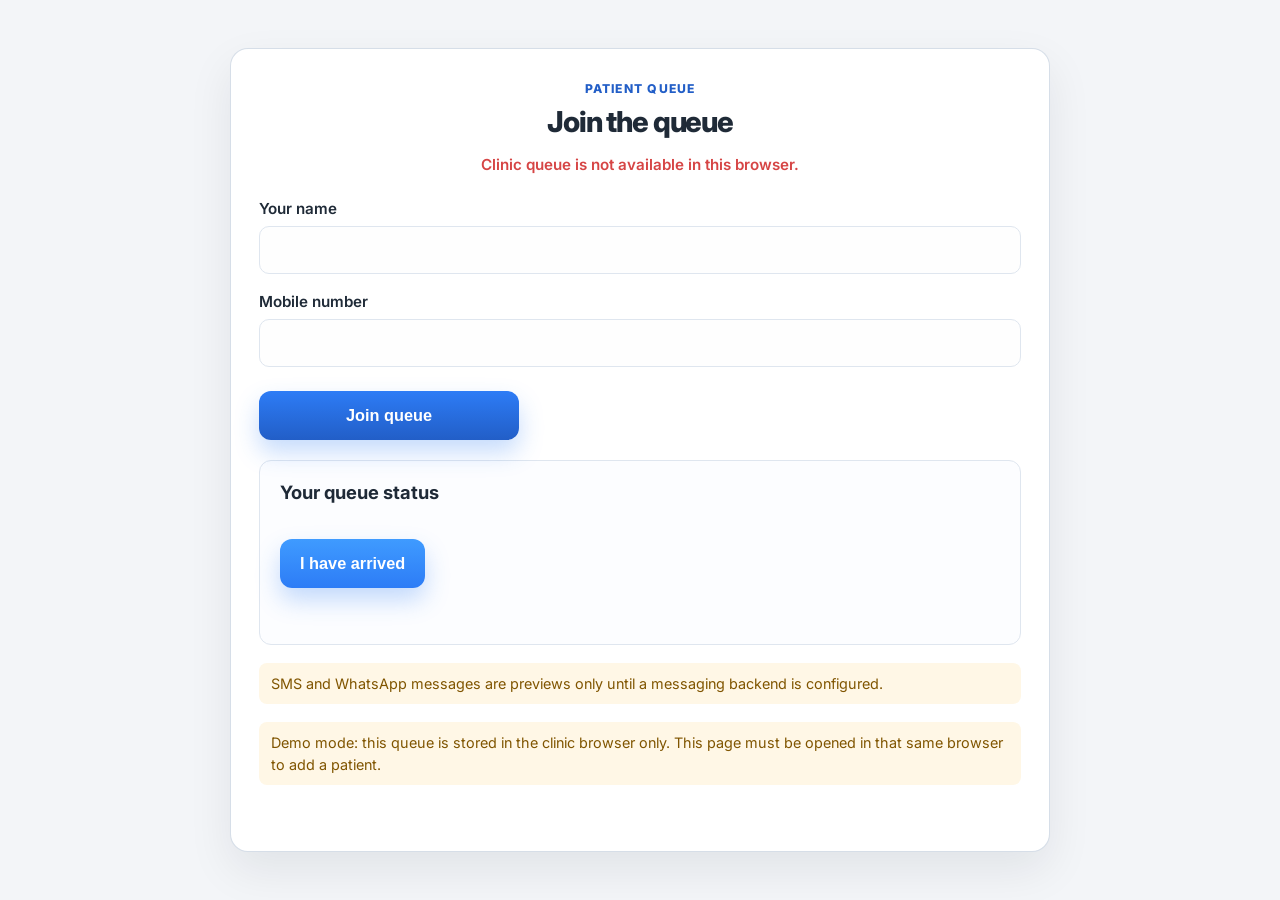
<file: patient.html>
<!DOCTYPE html>
<html lang="en">
  <head>
    <meta charset="UTF-8" />
    <meta name="viewport" content="width=device-width, initial-scale=1.0" />
    <title>Join the Queue | Clinic Queue</title>
    <link rel="preconnect" href="https://fonts.googleapis.com" />
    <link rel="preconnect" href="https://fonts.gstatic.com" crossorigin />
    <link href="https://fonts.googleapis.com/css2?family=Inter:wght@400;500;600;700;800&display=swap" rel="stylesheet" />
    <link rel="stylesheet" href="style.css" />
  </head>
  <body>
    <main class="page-shell">
      <section class="queue-card patient-join-card" aria-labelledby="patient-page-title">
        <header class="card-header">
          <p class="eyebrow">PATIENT QUEUE</p>
          <h1 id="patient-page-title">Join the queue</h1>
          <p id="patientClinicName" class="patient-clinic-name"></p>
          <p id="patientQueueStatus" class="status-text" aria-live="polite"></p>
        </header>

        <form id="patientJoinForm" class="patient-join-form">
          <label class="field">
            <span>Your name</span>
            <input type="text" id="patientName" name="patientName" autocomplete="name" maxlength="80" required />
          </label>
          <label class="field">
            <span>Mobile number</span>
            <input type="tel" id="patientMobile" name="patientMobile" autocomplete="tel" inputmode="tel" maxlength="20" required />
          </label>
          <button type="submit" id="joinQueueBtn" class="submit-btn">Join queue</button>
        </form>

        <section id="patientJoinConfirmation" class="patient-join-confirmation hidden" aria-live="polite"></section>
        <section id="patientQueueTracking" class="patient-queue-tracking hidden" aria-live="polite">
          <h2>Your queue status</h2>
          <p id="patientTokenStatus"></p>
          <p id="currentServingPatient"></p>
          <p id="patientWaitEstimate"></p>
          <button type="button" id="patientArrivedBtn" class="secondary-btn">I have arrived</button>
          <p id="patientReminder" class="patient-reminder hidden"></p>
          <div id="patientMessagePreviews" class="patient-message-previews hidden">
            <p><strong>SMS message preview:</strong> <span id="patientSmsPreview"></span></p>
            <p><strong>WhatsApp message preview:</strong> <span id="patientWhatsappPreview"></span></p>
            <p class="patient-delivery-notice">These are previews only; this demo does not send SMS or WhatsApp messages.</p>
          </div>
          <p id="patientTrackingMessage" class="status-text" aria-live="polite"></p>
        </section>
        <p class="demo-sharing-notice">SMS and WhatsApp messages are previews only until a messaging backend is configured.</p>
        <p class="demo-sharing-notice">Demo mode: this queue is stored in the clinic browser only. This page must be opened in that same browser to add a patient.</p>
        <p id="patientJoinMessage" class="status-text" aria-live="polite"></p>
      </section>
    </main>

    <script src="patient.js"></script>
  </body>
</html>
</file>
<file: style.css>
:root {
  --bg: #f3f5f8;
  --card: #fff;
  --border: #dfe6ef;
  --text: #1f2a37;
  --muted: #6a7280;
  --primary: #2d7cf6;
  --primary-dark: #225ec7;
  --shadow: rgba(17, 24, 39, 0.08);
  --danger: #d64545;
}

* {
  box-sizing: border-box;
}

html, body {
  margin: 0;
  min-height: 100%;
  font-family: "Inter", sans-serif;
  background: var(--bg);
  color: var(--text);
}

body {
  min-height: 100vh;
  display: grid;
  place-items: center;
  padding: 24px;
}

.top-nav {
  width: min(100%, 820px);
  display: flex;
  justify-content: center;
  gap: 14px;
  margin: 0 auto 18px;
}

.nav-link {
  text-decoration: none;
  background: #edf3ff;
  color: var(--primary-dark);
  border: 1px solid rgba(45, 124, 246, 0.18);
  border-radius: 999px;
  padding: 10px 18px;
  font-weight: 600;
  transition: all 0.2s ease;
}

.nav-link.active,
.nav-link:hover {
  background: var(--primary);
  color: white;
  box-shadow: 0 8px 18px rgba(45, 124, 246, 0.22);
}

.page-shell {
  width: 100%;
  display: flex;
  justify-content: center;
}

.queue-card {
  width: min(100%, 820px);
  background: var(--card);
  border: 1px solid rgba(210, 219, 230, 0.9);
  border-radius: 18px;
  box-shadow: 0 18px 45px var(--shadow);
  padding: 32px 28px 26px;
}

.card-header {
  margin-bottom: 20px;
}

.card-header h1 {
  margin: 0;
  text-align: center;
  font-size: clamp(1.8rem, 2vw, 2.4rem);
  font-weight: 800;
  letter-spacing: -0.04em;
  color: var(--text);
}

#clinicQueueForm {
  display: flex;
  flex-direction: column;
  gap: 18px;
}

.field-grid {
  display: grid;
  gap: 18px;
}

.two-col {
  grid-template-columns: repeat(2, minmax(0, 1fr));
}

.three-col {
  grid-template-columns: repeat(3, minmax(0, 1fr));
}

.field {
  display: flex;
  flex-direction: column;
  gap: 8px;
}

.field span {
  font-size: 0.95rem;
  font-weight: 600;
  color: var(--text);
}

.field em {
  color: var(--danger);
  font-style: normal;
}

.field input,
.field select {
  width: 100%;
  border: 1px solid var(--border);
  border-radius: 10px;
  background: #fefefe;
  color: var(--text);
  padding: 14px 14px;
  font-size: 0.98rem;
  transition: border-color 0.2s ease, box-shadow 0.2s ease;
}

.field input::placeholder {
  color: #98a2b3;
}

.field input:focus,
.field select:focus {
  outline: none;
  border-color: rgba(45, 124, 246, 0.8);
  box-shadow: 0 0 0 4px rgba(45, 124, 246, 0.12);
}

.toggle-group {
  margin-top: 2px;
}

.checkbox-row {
  display: inline-flex;
  align-items: center;
  gap: 10px;
  font-size: 0.98rem;
  font-weight: 500;
  color: var(--text);
  cursor: pointer;
}

.checkbox-row input[type="checkbox"] {
  width: 16px;
  height: 16px;
  accent-color: var(--primary);
  margin: 0;
}

.terms-row {
  margin-top: 2px;
}

.reception-fields {
  display: grid;
  gap: 18px;
}

.hidden {
  display: none;
}

.secondary-btn,
.submit-btn {
  align-self: center;
  width: min(100%, 260px);
  border: none;
  border-radius: 12px;
  background: linear-gradient(180deg, var(--primary), var(--primary-dark));
  color: white;
  font-size: 1.02rem;
  font-weight: 700;
  padding: 15px 18px;
  margin-top: 6px;
  cursor: pointer;
  box-shadow: 0 12px 24px rgba(45, 124, 246, 0.28);
  transition: transform 0.2s ease, box-shadow 0.2s ease;
}

.secondary-btn {
  width: auto;
  padding-inline: 20px;
  background: linear-gradient(180deg, #3f9bff, #2d7cf6);
}

.secondary-btn:hover,
.submit-btn:hover {
  transform: translateY(-1px);
  box-shadow: 0 16px 26px rgba(45, 124, 246, 0.32);
}

.secondary-btn:active,
.submit-btn:active {
  transform: translateY(0);
}

.login-panel {
  display: flex;
  flex-direction: column;
  gap: 18px;
}

.status-text {
  min-height: 24px;
  font-size: 0.95rem;
  font-weight: 600;
  color: var(--primary-dark);
}

.status-text.error {
  color: var(--danger);
}

.status-text.success {
  color: #167a46;
}

.saved-info {
  background: #f5f9ff;
  border: 1px solid rgba(45, 124, 246, 0.15);
  border-radius: 12px;
  padding: 16px 18px;
  color: var(--text);
}

.saved-info p {
  margin: 0 0 8px;
  font-weight: 600;
}

.saved-info ul {
  margin: 0;
  padding-left: 18px;
  color: var(--muted);
}

.submit-btn {
  align-self: center;
  width: min(100%, 260px);
  border: none;
  border-radius: 12px;
  background: linear-gradient(180deg, var(--primary), var(--primary-dark));
  color: white;
  font-size: 1.02rem;
  font-weight: 700;
  padding: 15px 18px;
  margin-top: 6px;
  cursor: pointer;
  box-shadow: 0 12px 24px rgba(45, 124, 246, 0.28);
  transition: transform 0.2s ease, box-shadow 0.2s ease;
}

.submit-btn:hover {
  transform: translateY(-1px);
  box-shadow: 0 16px 26px rgba(45, 124, 246, 0.32);
}

.submit-btn:active {
  transform: translateY(0);
}

.dashboard-shell {
  max-width: 900px;
}

.dashboard-card {
  width: 100%;
}

.clinic-hours,
.patients-section {
  margin-top: 26px;
  padding: 22px;
  border: 1px solid var(--border);
  border-radius: 14px;
  background: #fcfdff;
}

.clinic-hours h2,
.patients-section h2 {
  margin: 0;
  font-size: 1.1rem;
}

.clinic-hours-form {
  display: grid;
  grid-template-columns: repeat(2, minmax(0, 1fr)) auto;
  align-items: end;
  gap: 16px;
  margin-top: 18px;
}

.clinic-hours-form input {
  width: 100%;
  min-height: 48px;
  padding: 12px;
  border: 1px solid var(--border);
  border-radius: 10px;
  background: white;
  color: var(--text);
  font: inherit;
}

.clinic-hours-form .secondary-btn {
  align-self: end;
  width: auto;
  min-height: 48px;
  margin: 0;
}

.clinic-hours > .status-text {
  margin: 12px 0 0;
}

.reception-summary {
  display: grid;
  grid-template-columns: repeat(2, minmax(0, 1fr));
  gap: 14px;
  margin-top: 26px;
}

.reception-summary-item {
  display: flex;
  min-height: 86px;
  flex-direction: column;
  justify-content: space-between;
  gap: 12px;
  padding: 16px;
  border: 1px solid var(--border);
  border-radius: 12px;
  background: #fcfdff;
}

.reception-summary-item > span {
  color: var(--muted);
  font-size: 0.88rem;
  font-weight: 600;
}

.reception-summary-item > strong {
  font-size: 1rem;
}

.reception-summary-item > .queue-badge {
  align-self: flex-start;
}

.reception-header .text-btn {
  flex: 0 0 auto;
}

.dashboard-header,
.queue-status-row {
  display: flex;
  align-items: flex-start;
  justify-content: space-between;
  gap: 20px;
}

.dashboard-header h1 {
  margin: 0;
  font-size: clamp(1.65rem, 3vw, 2.2rem);
  letter-spacing: -0.04em;
}

.eyebrow {
  margin: 0 0 8px;
  color: var(--primary-dark);
  font-size: 0.76rem;
  font-weight: 800;
  letter-spacing: 0.1em;
}

.dashboard-subtitle {
  margin: 8px 0 0;
  color: var(--muted);
}

.queue-control {
  margin-top: 26px;
  padding: 22px;
  border: 1px solid var(--border);
  border-radius: 14px;
  background: #fcfdff;
}

.queue-control h2 {
  margin: 0 0 16px;
  font-size: 1.1rem;
}

.queue-status-row {
  align-items: center;
}

.queue-status-row h2 {
  margin-bottom: 6px;
}

.queue-status-row p {
  margin: 0;
  color: var(--muted);
}

.queue-badge {
  flex: 0 0 auto;
  border-radius: 999px;
  padding: 8px 12px;
  font-size: 0.85rem;
  font-weight: 700;
}

.queue-badge.running {
  background: #e6f7ed;
  color: #167a46;
}

.queue-badge.stopped {
  background: #f1f3f6;
  color: #596273;
}

.queue-actions {
  display: flex;
  flex-wrap: wrap;
  gap: 12px;
  margin-top: 22px;
}

.queue-actions .submit-btn,
.stop-btn {
  width: auto;
  min-width: 150px;
  margin: 0;
}

.stop-btn {
  border: 1px solid #f0caca;
  border-radius: 12px;
  background: #fff;
  color: var(--danger);
  font: inherit;
  font-weight: 700;
  padding: 15px 18px;
  cursor: pointer;
}

.queue-actions button:disabled {
  cursor: not-allowed;
  opacity: 0.55;
  transform: none;
  box-shadow: none;
}

.queue-control .status-text {
  margin: 14px 0 0;
}

.patient-count-panel {
  width: 100%;
  display: flex;
  align-items: center;
  justify-content: space-between;
  gap: 20px;
  margin-top: 24px;
  padding: 18px;
  border: 1px solid transparent;
  color: inherit;
  border-radius: 12px;
  background: #f5f9ff;
  text-align: left;
  font: inherit;
  cursor: pointer;
}

.patient-count-panel:hover,
.patient-count-panel:focus-visible,
.patient-count-panel[aria-expanded="true"] {
  outline: none;
  border-color: rgba(45, 124, 246, 0.35);
  background: #eef5ff;
}

.patients-section .patient-count-panel {
  margin-top: 0;
}

.patient-count-label {
  margin: 0;
  color: var(--muted);
  font-size: 0.9rem;
  font-weight: 600;
}

.patients-section .patient-count-label {
  margin: 0;
  font-size: 1rem;
}

.patient-count {
  margin: 4px 0 0;
  color: var(--text);
  font-size: 2rem;
  font-weight: 800;
  line-height: 1.1;
}

.patient-count-hint {
  color: var(--primary-dark);
  font-size: 0.9rem;
  font-weight: 600;
}

.patient-list-panel {
  margin-top: 18px;
  overflow-x: auto;
}

.patient-list {
  min-width: 480px;
  width: 100%;
  border-collapse: collapse;
  background: white;
  text-align: left;
}

.patient-list-table th,
.patient-list-table td {
  padding: 13px 14px;
  border-bottom: 1px solid var(--border);
}

.patient-list-table th {
  color: var(--muted);
  font-size: 0.82rem;
  font-weight: 700;
}

.patient-list-table td {
  overflow-wrap: anywhere;
}

.patient-list-table tbody tr:last-child td {
  border-bottom: 0;
}

.patient-list-table th:first-child,
.patient-list-table td:first-child {
  width: 140px;
}

.reception-patient-table {
  min-width: 1000px;
}

.patient-actions-cell {
  min-width: 330px;
}

.patient-action-buttons {
  display: flex;
  flex-wrap: wrap;
  gap: 6px;
}

.patient-action-btn {
  border: 1px solid var(--border);
  border-radius: 8px;
  background: white;
  color: var(--text);
  padding: 7px 9px;
  font: inherit;
  font-size: 0.78rem;
  font-weight: 600;
  cursor: pointer;
}

.patient-action-btn:hover:not(:disabled) {
  border-color: rgba(45, 124, 246, 0.45);
  background: #f3f7ff;
}

.patient-action-btn:disabled {
  cursor: not-allowed;
  opacity: 0.45;
}

.patient-action-arrived,
.patient-action-attended {
  color: var(--primary-dark);
}

.patient-action-skipped {
  color: #996300;
}

.patient-action-served {
  color: #167a46;
}

.patient-status-badge {
  display: inline-flex;
  border-radius: 999px;
  padding: 5px 9px;
  font-size: 0.78rem;
  font-weight: 700;
  white-space: nowrap;
}

.status-waiting {
  background: #f1f3f6;
  color: #596273;
}

.status-arrived {
  background: #eaf2ff;
  color: var(--primary-dark);
}

.status-attended {
  background: #f2ebff;
  color: #6541a5;
}

.status-skipped {
  background: #fff2d8;
  color: #996300;
}

.status-served {
  background: #e6f7ed;
  color: #167a46;
}

.empty-patient-list {
  margin: 0;
  color: var(--muted);
}

.patient-share-section {
  display: grid;
  gap: 16px;
  margin-top: 24px;
  padding: 22px;
  border: 1px solid var(--border);
  border-radius: 14px;
  background: #fcfdff;
}

.patient-share-section h2 {
  margin: 0 0 6px;
  font-size: 1.1rem;
}

.patient-share-section > div:first-child p,
.demo-sharing-notice {
  margin: 0;
  color: var(--muted);
  font-size: 0.9rem;
  line-height: 1.5;
}

.patient-share-content {
  display: flex;
  align-items: center;
  justify-content: space-between;
  gap: 24px;
}

.patient-share-link {
  display: grid;
  justify-items: start;
  gap: 10px;
  min-width: 0;
}

.patient-share-link a {
  overflow-wrap: anywhere;
  color: var(--primary-dark);
}

.patient-share-link .secondary-btn {
  width: auto;
  margin: 0;
}

.patient-share-link .status-text,
.patient-qr-wrap .status-text {
  margin: 0;
}

.patient-qr-wrap {
  display: grid;
  justify-items: center;
  gap: 8px;
  flex: 0 0 auto;
}

.patient-qr-code {
  min-width: 192px;
  min-height: 192px;
  padding: 8px;
  border: 1px solid var(--border);
  border-radius: 10px;
  background: white;
}

.patient-qr-code img,
.patient-qr-code canvas {
  display: block;
  max-width: 100%;
}

.demo-sharing-notice {
  padding: 10px 12px;
  border-radius: 8px;
  background: #fff7e6;
  color: #805500;
}

.patient-join-card .card-header {
  text-align: center;
}

.patient-join-card .card-header h1 {
  text-align: center;
}

.patient-clinic-name {
  margin: 10px 0 0;
  color: var(--muted);
  font-weight: 600;
}

.patient-join-form {
  display: grid;
  gap: 18px;
}

.patient-join-confirmation {
  margin-top: 20px;
  padding: 20px;
  border: 1px solid #b9e5ca;
  border-radius: 12px;
  background: #f0fbf4;
}

.patient-join-confirmation h2 {
  margin: 0 0 10px;
  color: #167a46;
  font-size: 1.2rem;
}

.patient-join-confirmation p {
  margin: 6px 0 0;
}

.patient-queue-tracking {
  display: grid;
  gap: 8px;
  margin-top: 20px;
  padding: 20px;
  border: 1px solid var(--border);
  border-radius: 12px;
  background: #fcfdff;
}

.patient-queue-tracking h2 {
  margin: 0;
  font-size: 1.15rem;
}

.patient-queue-tracking > p {
  margin: 0;
}

.patient-queue-tracking .secondary-btn {
  justify-self: start;
  margin: 4px 0;
}

.patient-queue-tracking .secondary-btn:disabled {
  cursor: not-allowed;
  opacity: 0.65;
  transform: none;
}

.patient-reminder {
  padding: 12px;
  border-radius: 8px;
  background: #fff2d8;
  color: #805500;
  font-weight: 700;
}

.patient-message-previews {
  padding: 12px;
  border-radius: 8px;
  background: #f1f5fb;
  overflow-wrap: anywhere;
}

.patient-message-previews p {
  margin: 0 0 8px;
}

.patient-message-previews p:last-child {
  margin-bottom: 0;
}

.patient-message-previews .patient-delivery-notice {
  margin-top: 10px;
  color: var(--muted);
  font-size: 0.85rem;
}

.patient-join-card > .demo-sharing-notice {
  margin-top: 18px;
}

.patient-join-card > .status-text {
  margin-bottom: 0;
}

@media (max-width: 700px) {
  .queue-card {
    padding: 24px 18px 22px;
  }

  .two-col,
  .three-col {
    grid-template-columns: 1fr;
  }

  .submit-btn {
    width: 100%;
  }

  .clinic-hours,
  .patients-section {
    padding: 18px;
  }

  .reception-summary {
    grid-template-columns: 1fr;
  }

  .clinic-hours-form {
    grid-template-columns: 1fr;
  }

  .clinic-hours-form .secondary-btn {
    width: 100%;
  }

  .queue-actions {
    flex-direction: column;
  }

  .queue-actions .submit-btn,
  .stop-btn {
    width: 100%;
  }

  .patient-share-content {
    align-items: flex-start;
    flex-direction: column;
  }

  .patient-qr-wrap {
    justify-self: center;
    align-self: center;
  }
}
</file>
